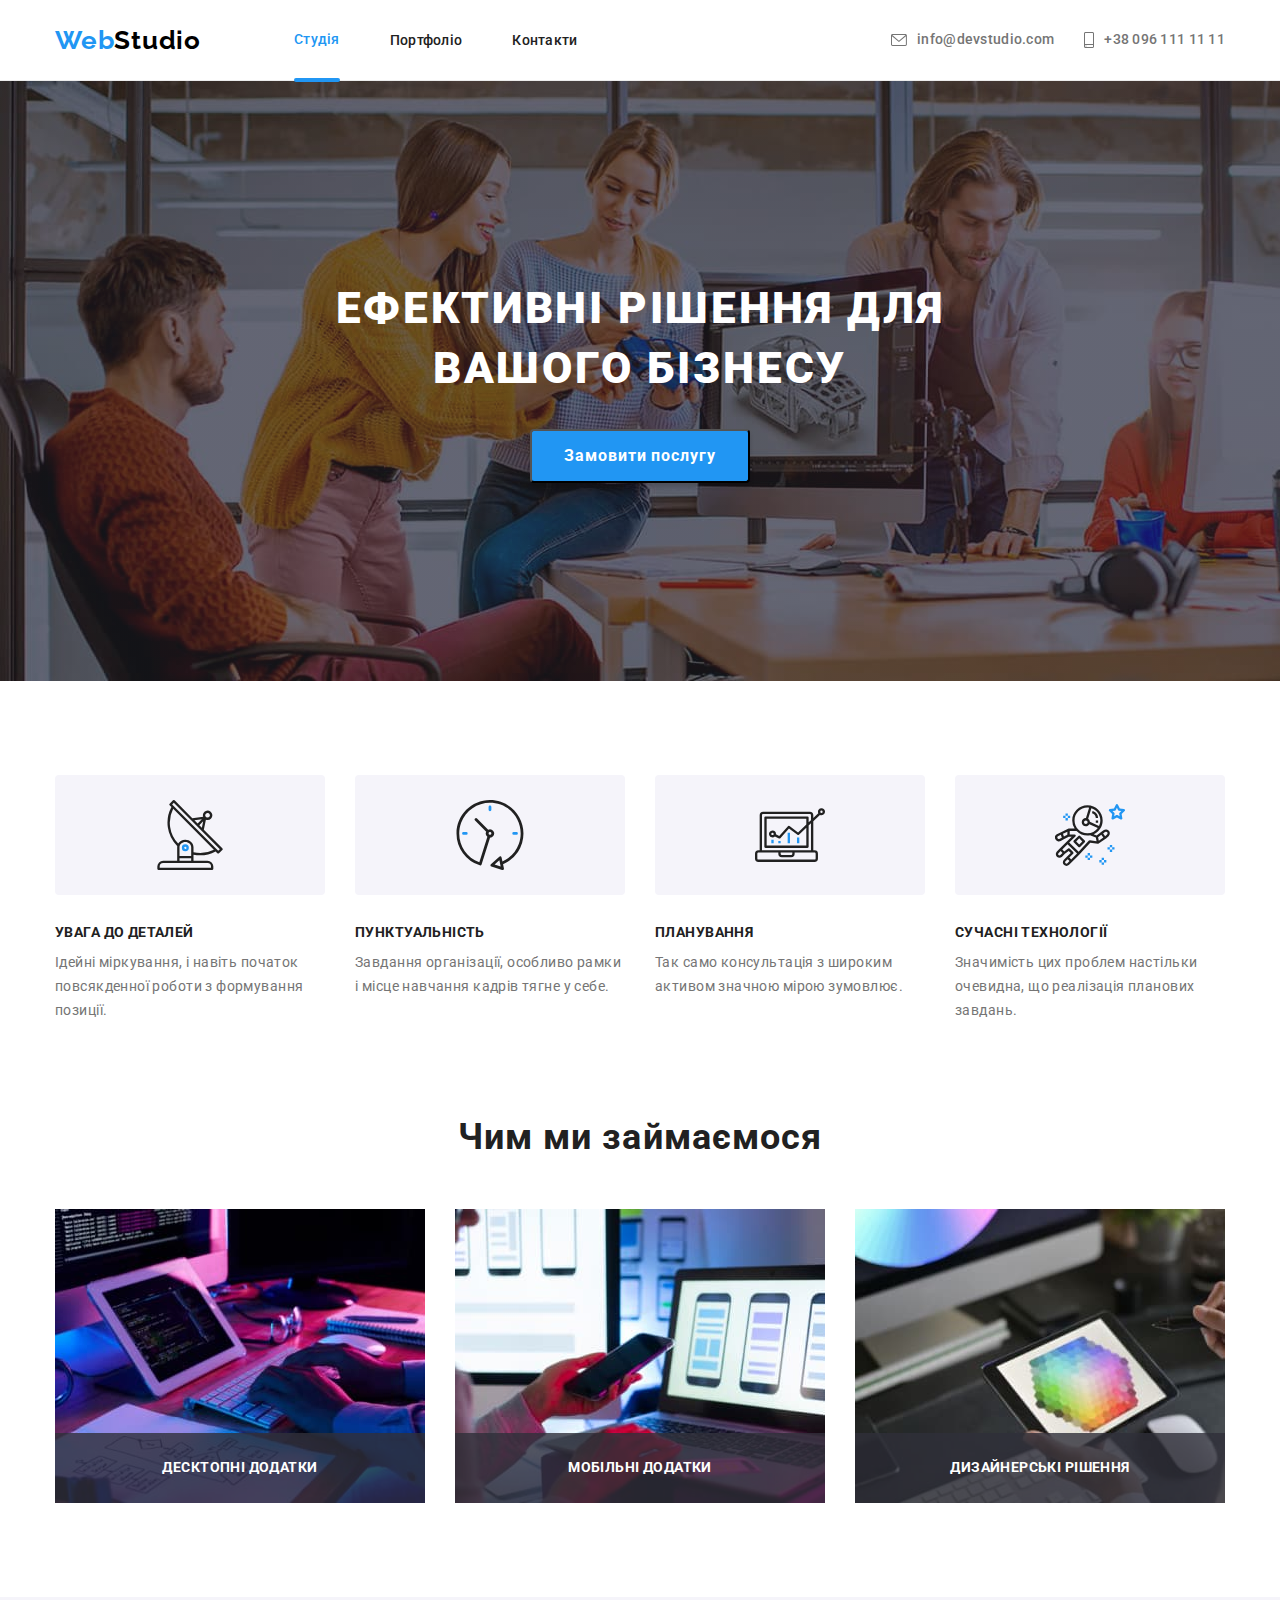
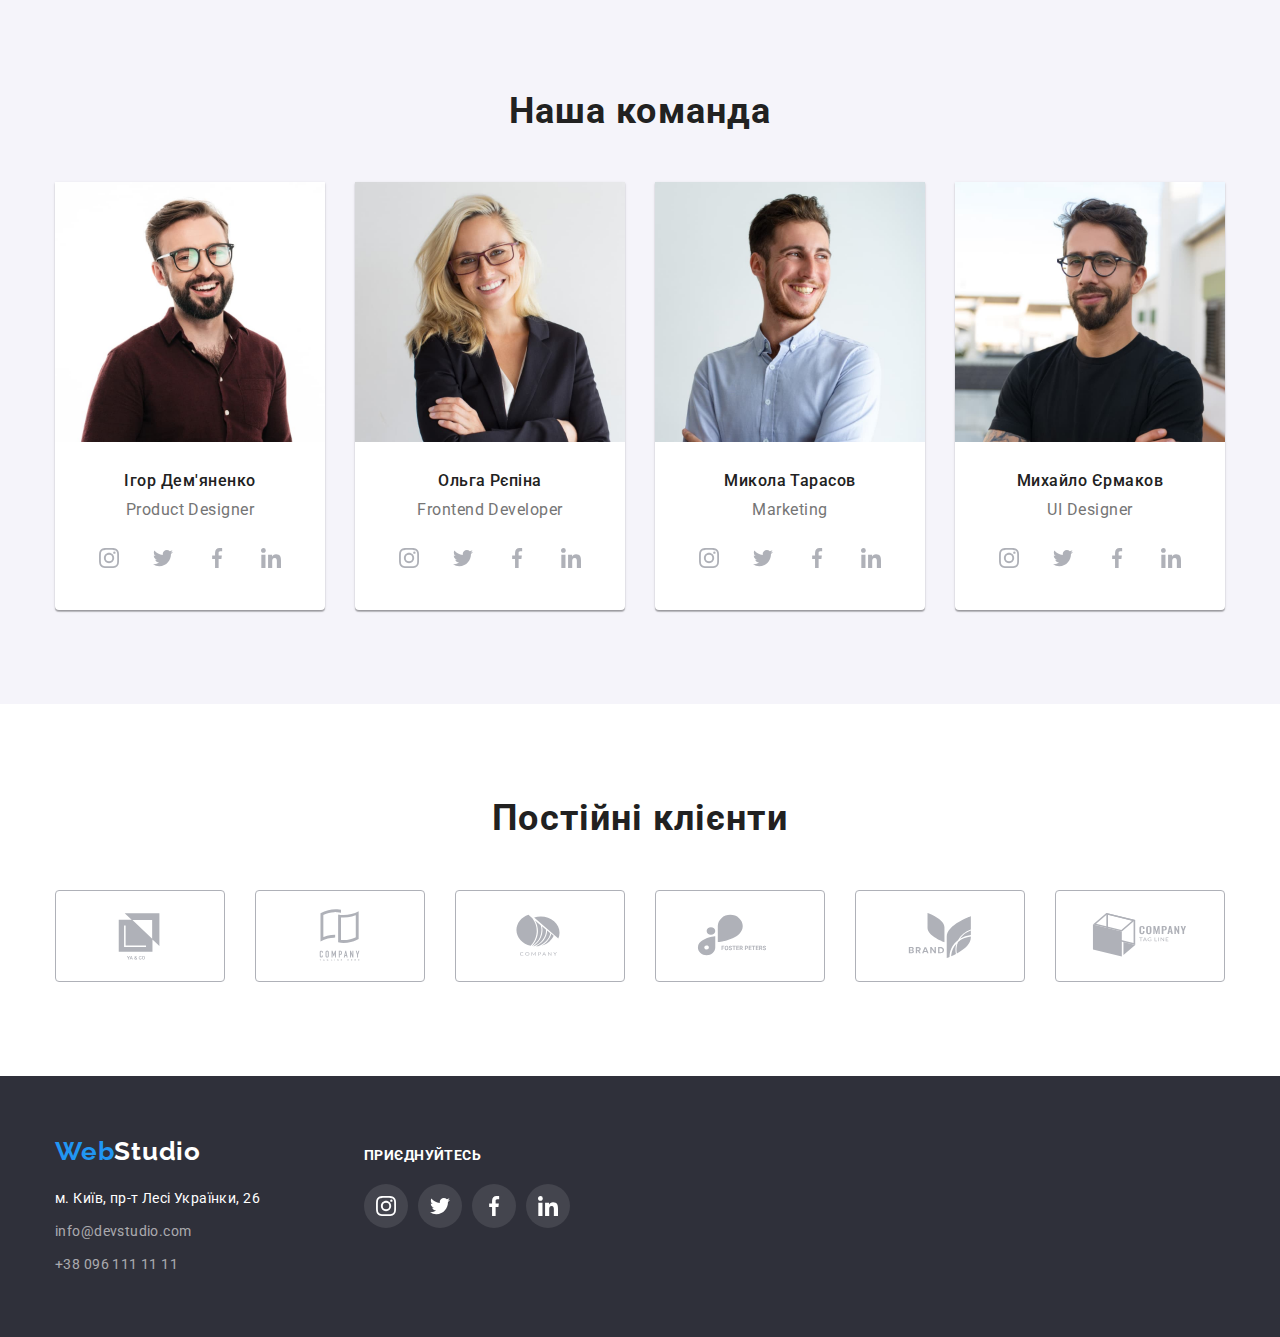
<file: index.html>
<!DOCTYPE html>
<html lang="uk">
  <head>
    <meta charset="UTF-8" />
    <meta http-equiv="X-UA-Compatible" content="IE=edge" />
    <meta name="viewport" content="width=device-width, initial-scale=1.0" />
    <link
      rel="stylesheet"
      href="https://cdnjs.cloudflare.com/ajax/libs/modern-normalize/1.1.0/modern-normalize.min.css"
    />
    <link rel="stylesheet" href="./css/styles.css" />
    <link rel="preconnect" href="https://fonts.googleapis.com" />
    <link rel="preconnect" href="https://fonts.gstatic.com" crossorigin />
    <link
      href="https://fonts.googleapis.com/css2?family=Raleway:wght@700&family=Roboto:wght@400;500;700;900&display=swap"
      rel="stylesheet"
    />
    <title>WebStudio</title>
  </head>
  <body>
    <!-- Шапка сайту -->
    <header class="header">
      <div class="container header-container">
        <nav class="header-nav">
          <a class="logo" href="./index.html" lang="en"><span class="word">Web</span>Studio</a>
          <ul class="site-nav list">
            <li class="site-nav-item"><a href="./index.html" class="link current">Студія</a></li>
            <li class="site-nav-item"><a href="./portfolio.html" class="link">Портфоліо</a></li>
            <li class="site-nav-item"><a href="#" class="link">Контакти</a></li>
          </ul>
        </nav>
        <ul class="contacts list">
          <li class="contacts-item">
            <a href="mailto:info@devstudio.com" class="link">
              <svg class="contacts-icon" width="16" height="12">
                <use href="./images/icons.svg/symbol-defs.svg#icon-envelope"></use>
              </svg>
              info@devstudio.com</a
            >
          </li>
          <li class="contacts-item">
            <a href="tel:+380961111111" class="link">
              <svg class="contacts-icon" width="10" height="16">
                <use href="./images/icons.svg/symbol-defs.svg#icon-smartphone"></use>
              </svg>
              +38 096 111 11 11</a
            >
          </li>
        </ul>
      </div>
    </header>
    <main>
      <!-- Секція герой -->
      <section class="section hero-section">
        <div class="container">
          <h1 class="hero-title">Ефективні рішення для вашого бізнесу</h1>
          <button type="button" class="primary-button" data-modal-open>Замовити послугу</button>
        </div>
      </section>
      <!-- Переваги  -->
      <section class="section">
        <div class="container">
          <div class="benefits-container">
            <h2 class="visually-hidden">Переваги</h2>
            <ul class="benefits list">
              <li class="benefit">
                <div class="benefit-border">
                  <svg class="benefit-item" width="70" height="70">
                    <use href="./images/icons.svg/symbol-defs.svg#icon-antenna"></use>
                  </svg>
                </div>
                <h3 class="benefit-title">Увага до деталей</h3>
                <p class="excerpt">
                  Ідейні міркування, і навіть початок повсякденної роботи з формування позиції.
                </p>
              </li>
              <li class="benefit">
                <div class="benefit-border">
                  <svg class="benefit-item" width="70" height="70">
                    <use href="./images/icons.svg/symbol-defs.svg#icon-clock"></use>
                  </svg>
                </div>
                <h3 class="benefit-title">Пунктуальність</h3>
                <p class="excerpt">
                  Завдання організації, особливо рамки і місце навчання кадрів тягне у себе.
                </p>
              </li>
              <li class="benefit">
                <div class="benefit-border">
                  <svg class="benefit-item" width="70" height="70">
                    <use href="./images/icons.svg/symbol-defs.svg#icon-diagram"></use>
                  </svg>
                </div>
                <h3 class="benefit-title">Планування</h3>
                <p class="excerpt">
                  Так само консультація з широким активом значною мірою зумовлює.
                </p>
              </li>
              <li class="benefit">
                <div class="benefit-border">
                  <svg class="benefit-item" width="70" height="70">
                    <use href="./images/icons.svg/symbol-defs.svg#icon-astronaut"></use>
                  </svg>
                </div>
                <h3 class="benefit-title">Сучасні технології</h3>
                <p class="excerpt">
                  Значимість цих проблем настільки очевидна, що реалізація планових завдань.
                </p>
              </li>
            </ul>
          </div>
        </div>
      </section>
      <!-- Послуги -->
      <section class="section service-section">
        <div class="container">
          <h2 class="service-title">Чим ми займаємося</h2>
          <ul class="service list">
            <li class="service-box">
              <p class="service-label">Десктопні додатки</p>
              <img src="./images/box1.jpg" alt="Набирання коду на комп'ютері" width="370" />
            </li>
            <li class="service-box">
              <p class="service-label">Мобільні додатки</p>
              <img src="./images/box2.jpg" alt="Телефон у руці" width="370" />
            </li>
            <li class="service-box">
              <p class="service-label">Дизайнерські рішення</p>
              <img src="./images/box3.jpg" alt="Палітра кольорів на планшеті" width="370" />
            </li>
          </ul>
        </div>
      </section>
      <!-- Команда -->
      <section class="section team-section">
        <div class="container">
          <h2 class="team-title">Наша команда</h2>
          <ul class="cards list">
            <li class="card">
              <img src="./images/img1.jpg" alt="Ігор Дем'яненко" width="270" />
              <div class="member-team">
                <h3 class="name">Ігор Дем'яненко</h3>
                <p class="position" lang="en">Product Designer</p>
                <ul class="soc-list list">
                  <li class="soc-item">
                    <a href="" class="soc-link">
                      <svg class="soc-icon" width="20" height="20">
                        <use href="./images/icons.svg/symbol-defs.svg#icon-instagram"></use>
                      </svg>
                    </a>
                  </li>
                  <li class="soc-item">
                    <a href="" class="soc-link">
                      <svg class="soc-icon" width="20" height="20">
                        <use href="./images/icons.svg/symbol-defs.svg#icon-twitter"></use>
                      </svg>
                    </a>
                  </li>
                  <li class="soc-item">
                    <a href="" class="soc-link">
                      <svg class="soc-icon" width="20" height="20">
                        <use href="./images/icons.svg/symbol-defs.svg#icon-facebook"></use>
                      </svg>
                    </a>
                  </li>
                  <li class="soc-item">
                    <a href="" class="soc-link">
                      <svg class="soc-icon" width="20" height="20">
                        <use href="./images/icons.svg/symbol-defs.svg#icon-linkedin"></use>
                      </svg>
                    </a>
                  </li>
                </ul>
              </div>
            </li>
            <li class="card">
              <img src="./images/img2.jpg" alt="Ольга Рєпіна" width="270" />
              <div class="member-team">
                <h3 class="name">Ольга Рєпіна</h3>
                <p class="position" lang="en">Frontend Developer</p>
                <ul class="soc-list list">
                  <li class="soc-item">
                    <a href="" class="soc-link">
                      <svg class="soc-icon" width="20" height="20">
                        <use href="./images/icons.svg/symbol-defs.svg#icon-instagram"></use>
                      </svg>
                    </a>
                  </li>
                  <li class="soc-item">
                    <a href="" class="soc-link">
                      <svg class="soc-icon" width="20" height="20">
                        <use href="./images/icons.svg/symbol-defs.svg#icon-twitter"></use>
                      </svg>
                    </a>
                  </li>
                  <li class="soc-item">
                    <a href="" class="soc-link">
                      <svg class="soc-icon" width="20" height="20">
                        <use href="./images/icons.svg/symbol-defs.svg#icon-facebook"></use>
                      </svg>
                    </a>
                  </li>
                  <li class="soc-item">
                    <a href="" class="soc-link">
                      <svg class="soc-icon" width="20" height="20">
                        <use href="./images/icons.svg/symbol-defs.svg#icon-linkedin"></use>
                      </svg>
                    </a>
                  </li>
                </ul>
              </div>
            </li>
            <li class="card">
              <img src="./images/img3.jpg" alt="Микола Тарасов" width="270" />
              <div class="member-team">
                <h3 class="name">Микола Тарасов</h3>
                <p class="position" lang="en">Marketing</p>
                <ul class="soc-list list">
                  <li class="soc-item">
                    <a href="" class="soc-link">
                      <svg class="soc-icon" width="20" height="20">
                        <use href="./images/icons.svg/symbol-defs.svg#icon-instagram"></use>
                      </svg>
                    </a>
                  </li>
                  <li class="soc-item">
                    <a href="" class="soc-link">
                      <svg class="soc-icon" width="20" height="20">
                        <use href="./images/icons.svg/symbol-defs.svg#icon-twitter"></use>
                      </svg>
                    </a>
                  </li>
                  <li class="soc-item">
                    <a href="" class="soc-link">
                      <svg class="soc-icon" width="20" height="20">
                        <use href="./images/icons.svg/symbol-defs.svg#icon-facebook"></use>
                      </svg>
                    </a>
                  </li>
                  <li class="soc-item">
                    <a href="" class="soc-link">
                      <svg class="soc-icon" width="20" height="20">
                        <use href="./images/icons.svg/symbol-defs.svg#icon-linkedin"></use>
                      </svg>
                    </a>
                  </li>
                </ul>
              </div>
            </li>
            <li class="card">
              <img src="./images/img4.jpg" alt="Михайло Єрмаков" width="270" />
              <div class="member-team">
                <h3 class="name">Михайло Єрмаков</h3>
                <p class="position" lang="en">UI Designer</p>
                <ul class="soc-list list">
                  <li class="soc-item">
                    <a href="#" class="soc-link">
                      <svg class="soc-icon" width="20" height="20">
                        <use href="./images/icons.svg/symbol-defs.svg#icon-instagram"></use>
                      </svg>
                    </a>
                  </li>
                  <li class="soc-item">
                    <a href="#" class="soc-link">
                      <svg class="soc-icon" width="20" height="20">
                        <use href="./images/icons.svg/symbol-defs.svg#icon-twitter"></use>
                      </svg>
                    </a>
                  </li>
                  <li class="soc-item">
                    <a href="#" class="soc-link">
                      <svg class="soc-icon" width="20" height="20">
                        <use href="./images/icons.svg/symbol-defs.svg#icon-facebook"></use>
                      </svg>
                    </a>
                  </li>
                  <li class="soc-item">
                    <a href="#" class="soc-link">
                      <svg class="soc-icon" width="20" height="20">
                        <use href="./images/icons.svg/symbol-defs.svg#icon-linkedin"></use>
                      </svg>
                    </a>
                  </li>
                </ul>
              </div>
            </li>
          </ul>
        </div>
      </section>
      <!-- Постійні клієнти -->
      <section class="section clients-section">
        <div class="container">
          <h2 class="clients-title">Постійні клієнти</h2>
          <ul class="clients-list list">
            <li class="clients-item">
              <a href="" class="clients-link">
                <svg class="clients-icon" width="106" height="60">
                  <use href="./images/icons.svg/symbol-defs.svg#icon-Logo1"></use>
                </svg>
              </a>
            </li>
            <li class="clients-item">
              <a href="" class="clients-link">
                <svg class="clients-icon" width="106" height="60">
                  <use href="./images/icons.svg/symbol-defs.svg#icon-Logo2"></use>
                </svg>
              </a>
            </li>
            <li class="clients-item">
              <a href="" class="clients-link">
                <svg class="clients-icon" width="106" height="60">
                  <use href="./images/icons.svg/symbol-defs.svg#icon-Logo3"></use>
                </svg>
              </a>
            </li>
            <li class="clients-item">
              <a href="" class="clients-link">
                <svg class="clients-icon" width="106" height="60">
                  <use href="./images/icons.svg/symbol-defs.svg#icon-Logo4"></use>
                </svg>
              </a>
            </li>
            <li class="clients-item">
              <a href="" class="clients-link">
                <svg class="clients-icon" width="106" height="60">
                  <use href="./images/icons.svg/symbol-defs.svg#icon-Logo5"></use>
                </svg>
              </a>
            </li>
            <li class="clients-item">
              <a href="" class="clients-link">
                <svg class="clients-icon" width="106" height="60">
                  <use href="./images/icons.svg/symbol-defs.svg#icon-Logo6"></use>
                </svg>
              </a>
            </li>
          </ul>
        </div>
      </section>
    </main>
    <footer class="page-footer">
      <div class="container footer-container">
        <div class="footer-box-first">
          <a class="logo footer" href="./index.html"
            ><span class="word">Web</span><span class="logo-footer">Studio</span></a
          >
          <address>
            <ul class="footer-nav list">
              <li class="footer-nav-item">
                <a
                  href="https://goo.gl/maps/CPtrU1FHBa2aNyZL9"
                  target="_blank"
                  rel="noopener noreferrer nofollow"
                  class="location-link"
                  >м. Київ, пр-т Лесі Українки, 26</a
                >
              </li>
              <li class="footer-nav-item">
                <a href="mailto:info@devstudio.com" class="footer-link">info@devstudio.com</a>
              </li>
              <li class="footer-nav-item">
                <a href="tel:+380961111111" class="footer-link">+38 096 111 11 11</a>
              </li>
            </ul>
          </address>
        </div>
        <div class="footer-box-second">
          <p class="join-text">Приєднуйтесь</p>
          <ul class="soc-list list">
            <li class="soc-item">
              <a href="#" class="soc-link join">
                <svg class="soc-icon" width="20" height="20">
                  <use href="./images/icons.svg/symbol-defs.svg#icon-instagram"></use>
                </svg>
              </a>
            </li>
            <li class="soc-item">
              <a href="#" class="soc-link join">
                <svg class="soc-icon" width="20" height="20">
                  <use href="./images/icons.svg/symbol-defs.svg#icon-twitter"></use>
                </svg>
              </a>
            </li>
            <li class="soc-item">
              <a href="#" class="soc-link join">
                <svg class="soc-icon" width="20" height="20">
                  <use href="./images/icons.svg/symbol-defs.svg#icon-facebook"></use>
                </svg>
              </a>
            </li>
            <li class="soc-item">
              <a href="#" class="soc-link join">
                <svg class="soc-icon" width="20" height="20">
                  <use href="./images/icons.svg/symbol-defs.svg#icon-linkedin"></use>
                </svg>
              </a>
            </li>
          </ul>
        </div>
      </div>
    </footer>
    <div class="backdrop is-hidden" data-modal>
      <div class="modal">
        <button type="button" class="button-modal-close" data-modal-close>
          <svg class="icon-close" width="18" height="18">
            <use href="./images/icons.svg/symbol-defs.svg#icon-close-black"></use>
          </svg>
        </button>
      </div>
    </div>

    <script src="./js/modal.js"></script>
  </body>
</html>
</file>
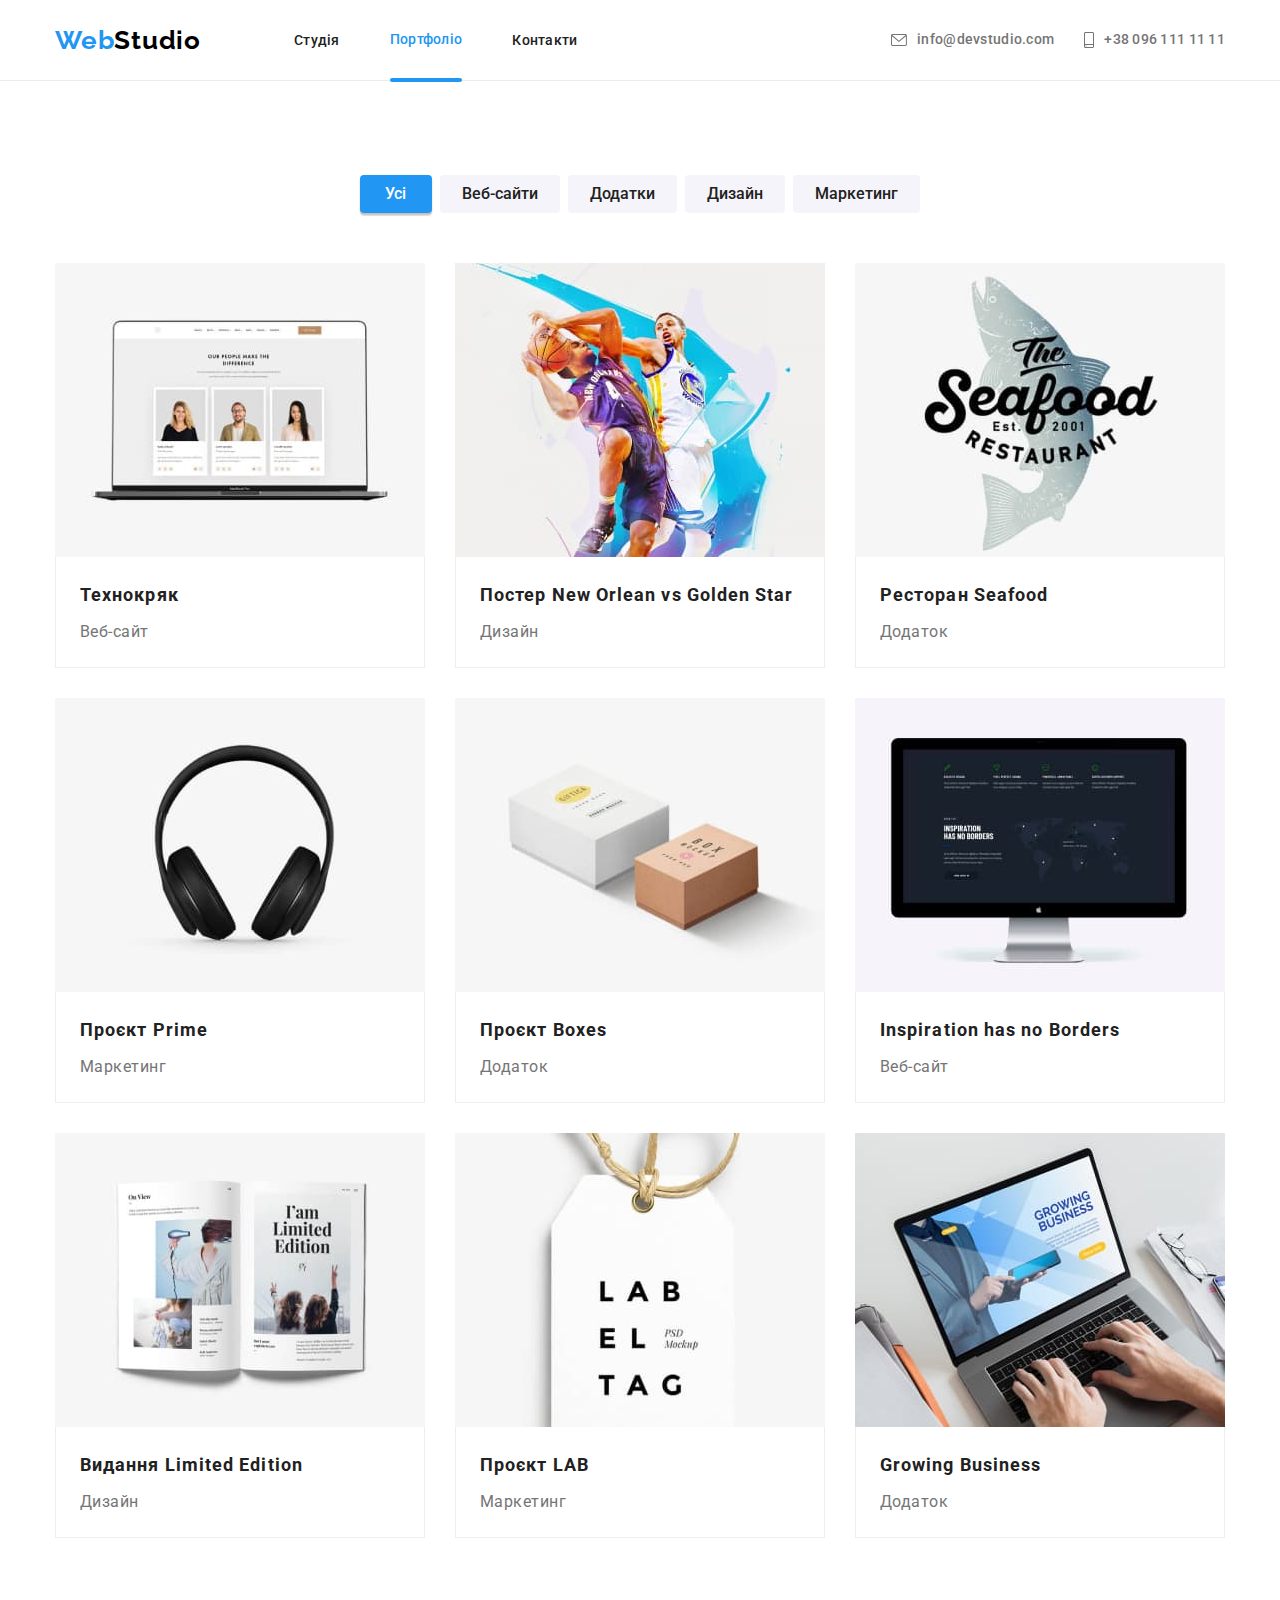
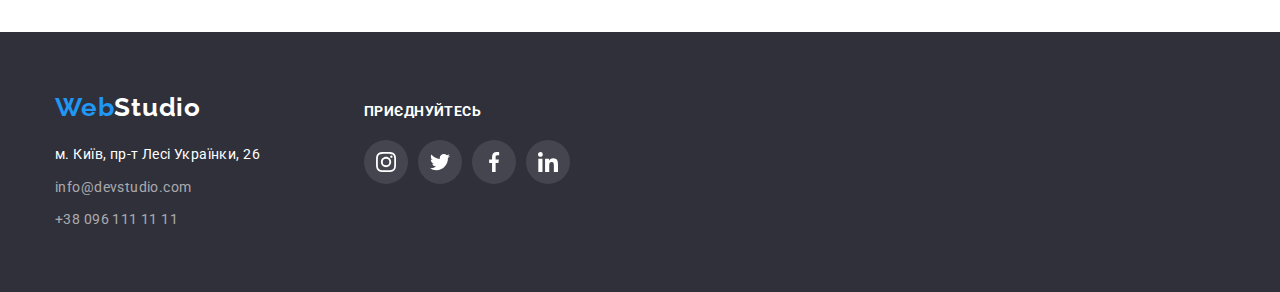
<file: portfolio.html>
<!DOCTYPE html>
<html lang="uk">
  <head>
    <meta charset="UTF-8" />
    <meta http-equiv="X-UA-Compatible" content="IE=edge" />
    <meta name="viewport" content="width=device-width, initial-scale=1.0" />
    <link
      rel="stylesheet"
      href="https://cdnjs.cloudflare.com/ajax/libs/modern-normalize/1.1.0/modern-normalize.min.css"
    />
    <link rel="stylesheet" href="./css/styles.css" />
    <link rel="preconnect" href="https://fonts.googleapis.com" />
    <link rel="preconnect" href="https://fonts.gstatic.com" crossorigin />
    <link
      href="https://fonts.googleapis.com/css2?family=Raleway:wght@700&family=Roboto:wght@400;500;700;900&display=swap"
      rel="stylesheet"
    />
    <title>WebStudio</title>
  </head>
  <body>
    <!-- Шапка сайту -->
    <header class="header">
      <div class="container header-container">
        <nav class="header-nav">
          <a class="logo" href="./index.html"><span class="word">Web</span>Studio</a>
          <ul class="site-nav list">
            <li class="site-nav-item"><a href="./index.html" class="link">Студія</a></li>
            <li class="site-nav-item">
              <a href="./portfolio.html" class="link current">Портфоліо</a>
            </li>
            <li class="site-nav-item"><a href="#" class="link">Контакти</a></li>
          </ul>
        </nav>
        <ul class="contacts list">
          <li class="contacts-item">
            <a href="mailto:info@devstudio.com" class="link">
              <svg class="contacts-icon" width="16" height="12">
                <use href="./images/icons.svg/symbol-defs.svg#icon-envelope"></use>
              </svg>
              info@devstudio.com</a
            >
          </li>
          <li class="contacts-item">
            <a href="tel:+380961111111" class="link">
              <svg class="contacts-icon" width="10" height="16">
                <use href="./images/icons.svg/symbol-defs.svg#icon-smartphone"></use>
              </svg>
              +38 096 111 11 11</a
            >
          </li>
        </ul>
      </div>
    </header>
    <!-- Основна частина -->
    <main>
      <section class="section portfolio-section">
        <div class="container">
          <h1 class="visually-hidden">Пopтфоліо</h1>
          <h2 class="visually-hidden">Фільтри</h2>
          <ul class="buttons list">
            <li class="btn-item"><button type="button" class="btn current">Усі</button></li>
            <li class="btn-item"><button type="button" class="btn">Веб-сайти</button></li>
            <li class="btn-item"><button type="button" class="btn">Додатки</button></li>
            <li class="btn-item"><button type="button" class="btn">Дизайн</button></li>
            <li class="btn-item"><button type="button" class="btn">Маркетинг</button></li>
          </ul>
          <h2 class="visually-hidden">Види проєктів</h2>
          <ul class="projects list">
            <li class="project-card">
              <a class="project-link link" href="">
                <div class="about-project">
                  <img src="./images/img5.jpg" alt="Ноутбук з відкритим сайтом" width="370" />
                  <div class="overlay">
                    <p class="project-description">
                      Ресурс пропонує комплексні пропозиції з різним рівнем функціоналу та сервісів.
                      Все це дозволить відвідувачу отримати вичерпні відомості про компанію чи
                      приватну особу.
                    </p>
                  </div>
                </div>
                <div class="project-text">
                  <h3 class="project">Технокряк</h3>
                  <p class="type-project">Веб-сайт</p>
                </div>
              </a>
            </li>
            <li class="project-card">
              <a class="project-link link" href="">
                <div class="about-project">
                  <img src="./images/img6.jpg" alt="Два баскетболісти на постері" width="370" />
                  <div class="overlay">
                    <p class="project-description">
                      Ресурс пропонує комплексні пропозиції з різним рівнем функціоналу та сервісів.
                      Все це дозволить відвідувачу отримати вичерпні відомості про компанію чи
                      приватну особу.
                    </p>
                  </div>
                </div>
                <div class="project-text">
                  <h3 class="project">Постер <span lang="en">New Orlean vs Golden Star</span></h3>
                  <p class="type-project">Дизайн</p>
                </div>
              </a>
            </li>
            <li class="project-card">
              <a class="project-link link" href="">
                <div class="about-project">
                  <img src="./images/img7.jpg" alt="Логотип ресторану Seafood" width="370" />
                  <div class="overlay">
                    <p class="project-description">
                      Ресурс пропонує комплексні пропозиції з різним рівнем функціоналу та сервісів.
                      Все це дозволить відвідувачу отримати вичерпні відомості про компанію чи
                      приватну особу.
                    </p>
                  </div>
                </div>
                <div class="project-text">
                  <h3 class="project">Ресторан <span lang="en">Seafood</span></h3>
                  <p class="type-project">Додаток</p>
                </div>
              </a>
            </li>
            <li class="project-card">
              <a class="project-link link" href="">
                <div class="about-project">
                  <img src="./images/img8.jpg" alt="Навушники" width="370" />
                  <div class="overlay">
                    <p class="project-description">
                      Ресурс пропонує комплексні пропозиції з різним рівнем функціоналу та сервісів.
                      Все це дозволить відвідувачу отримати вичерпні відомості про компанію чи
                      приватну особу.
                    </p>
                  </div>
                </div>
                <div class="project-text">
                  <h3 class="project">Проєкт <span lang="en">Prime</span></h3>
                  <p class="type-project">Маркетинг</p>
                </div>
              </a>
            </li>
            <li class="project-card">
              <a class="project-link link" href="">
                <div class="about-project">
                  <img src="./images/img9.jpg" alt="Дві коробки" width="370" />
                  <div class="overlay">
                    <p class="project-description">
                      Ресурс пропонує комплексні пропозиції з різним рівнем функціоналу та сервісів.
                      Все це дозволить відвідувачу отримати вичерпні відомості про компанію чи
                      приватну особу.
                    </p>
                  </div>
                </div>
                <div class="project-text">
                  <h3 class="project">Проєкт <span lang="en">Boxes</span></h3>
                  <p class="type-project">Додаток</p>
                </div>
              </a>
            </li>
            <li class="project-card">
              <a class="project-link link" href="">
                <div class="about-project">
                  <img src="./images/img10.jpg" alt="Монітор комп'ютера" width="370" />
                  <div class="overlay">
                    <p class="project-description">
                      Ресурс пропонує комплексні пропозиції з різним рівнем функціоналу та сервісів.
                      Все це дозволить відвідувачу отримати вичерпні відомості про компанію чи
                      приватну особу.
                    </p>
                  </div>
                </div>
                <div class="project-text">
                  <h3 class="project"><span lang="en">Inspiration has no Borders</span></h3>
                  <p class="type-project">Веб-сайт</p>
                </div>
              </a>
            </li>
            <li class="project-card">
              <a class="project-link link" href="">
                <div class="about-project">
                  <img src="./images/img11.jpg" alt="Відкрита книга" width="370" />
                  <div class="overlay">
                    <p class="project-description">
                      Ресурс пропонує комплексні пропозиції з різним рівнем функціоналу та сервісів.
                      Все це дозволить відвідувачу отримати вичерпні відомості про компанію чи
                      приватну особу.
                    </p>
                  </div>
                </div>
                <div class="project-text">
                  <h3 class="project">Видання <span lang="en">Limited Edition</span></h3>
                  <p class="type-project">Дизайн</p>
                </div>
              </a>
            </li>
            <li class="project-card">
              <a class="project-link link" href="">
                <div class="about-project">
                  <img src="./images/img12.jpg" alt="Етикетка з написом" width="370" />
                  <div class="overlay">
                    <p class="project-description">
                      Ресурс пропонує комплексні пропозиції з різним рівнем функціоналу та сервісів.
                      Все це дозволить відвідувачу отримати вичерпні відомості про компанію чи
                      приватну особу.
                    </p>
                  </div>
                </div>
                <div class="project-text">
                  <h3 class="project">Проєкт <span lang="en">LAB</span></h3>
                  <p class="type-project">Маркетинг</p>
                </div>
              </a>
            </li>
            <li class="project-card">
              <a class="project-link link" href="">
                <div class="about-project">
                  <img
                    src="./images/img13.jpg"
                    alt="Людина набирає текст на ноутбуці"
                    width="370"
                  />
                  <div class="overlay">
                    <p class="project-description">
                      Ресурс пропонує комплексні пропозиції з різним рівнем функціоналу та сервісів.
                      Все це дозволить відвідувачу отримати вичерпні відомості про компанію чи
                      приватну особу.
                    </p>
                  </div>
                </div>
                <div class="project-text">
                  <h3 class="project"><span lang="en">Growing Business</span></h3>
                  <p class="type-project">Додаток</p>
                </div>
              </a>
            </li>
          </ul>
        </div>
      </section>
    </main>

    <footer class="page-footer">
      <div class="container footer-container">
        <div class="footer-box-first">
          <a class="logo footer" href="./index.html"
            ><span class="word">Web</span><span class="logo-footer">Studio</span></a
          >
          <address>
            <ul class="footer-nav list">
              <li class="footer-nav-item">
                <a
                  href="https://goo.gl/maps/CPtrU1FHBa2aNyZL9"
                  target="_blank"
                  rel="noopener noreferrer nofollow"
                  class="location-link"
                  >м. Київ, пр-т Лесі Українки, 26</a
                >
              </li>
              <li class="footer-nav-item">
                <a href="mailto:info@devstudio.com" class="footer-link">info@devstudio.com</a>
              </li>
              <li class="footer-nav-item">
                <a href="tel:+380961111111" class="footer-link">+38 096 111 11 11</a>
              </li>
            </ul>
          </address>
        </div>
        <div class="footer-box-second">
          <p class="join-text">Приєднуйтесь</p>
          <ul class="soc-list list">
            <li class="soc-item">
              <a href="#" class="soc-link join">
                <svg class="soc-icon" width="20" height="20">
                  <use href="./images/icons.svg/symbol-defs.svg#icon-instagram"></use>
                </svg>
              </a>
            </li>
            <li class="soc-item">
              <a href="#" class="soc-link join">
                <svg class="soc-icon" width="20" height="20">
                  <use href="./images/icons.svg/symbol-defs.svg#icon-twitter"></use>
                </svg>
              </a>
            </li>
            <li class="soc-item">
              <a href="#" class="soc-link join">
                <svg class="soc-icon" width="20" height="20">
                  <use href="./images/icons.svg/symbol-defs.svg#icon-facebook"></use>
                </svg>
              </a>
            </li>
            <li class="soc-item">
              <a href="#" class="soc-link join">
                <svg class="soc-icon" width="20" height="20">
                  <use href="./images/icons.svg/symbol-defs.svg#icon-linkedin"></use>
                </svg>
              </a>
            </li>
          </ul>
        </div>
      </div>
    </footer>
  </body>
</html>
</file>
<file: css/styles.css>
:root {
    --color-primary: #757575;
    --color-background: #ffffff;
    --color-background-alt: #2F303A;
    --color-background-second: #F5F4FA;
    --color-accent: #2196F3;
    --color-white: #ffffff;
    --color-title: #212121;
    --color-link: #AFB1B8
}

body {
    font-family: 'Roboto', 'Raleway', sans-serif;
    color: var(--color-primary);
    background-color: var(--color-background); 
    font-size: 14px;   
}

h1,
h2,
h3,
h4,
h5,
h6,
p,
ul {
    padding: 0;
    margin: 0;
}

.container {
    width: 100%;
    max-width: 1200px;
    margin: 0 auto;
    padding: 0 15px;
}

.list {
    list-style: none;
}

.link {
    text-decoration: none;
    color: inherit;
    padding-top: 32px;
    padding-bottom: 32px;
    transition: color 250ms cubic-bezier(0.4, 0, 0.2, 1);
}

img {
    display: block;
    max-width: 100%;
    height: auto;
}

.section {
    padding: 94px 0;
}

/* Стилізація хедеру */
.header {
    display: flex;
    align-items: center;
    border-bottom: 1px solid #ECECEC;
    
}

.header-container {
    display: flex;
    align-items: center;
}

/* Логотип */
.logo {
    display: flex;
    margin-right: 93px;
    font-family: 'Raleway', sans-serif;
    font-size: 26px;
    font-weight: 700;
    line-height: 1.19;
    letter-spacing: 0.03em;
    color: #000000;
    text-decoration: none;
}

.word {
    font-family: 'Raleway', sans-serif;
    color: var(--color-accent);
}

/* Навігація */

.header-nav {
    display: flex;
    align-items: center;
}

.link:hover,
.link:focus {
    color: var(--color-accent);   
}


.site-nav {
    display: flex;
    align-items: center;
}



.site-nav .link {
    color: var(--color-title);
    font-weight: 500;
    font-style: normal;
    font-size: 14px;
    line-height: 1.14;
    letter-spacing: 0.02em;
}

.site-nav-item:not(:last-child) {
    margin-right: 50px;
}

.site-nav .link:hover,
.site-nav .link:focus {
    color: var(--color-accent);
}
    
.link.current {
    display: block;
    color: var(--color-accent);
    position: relative;
}

.link.current::after {
    content: '';
    display: inline-block;
    position: absolute;
    width: 100%;
    height: 4px;
    background-color: var(--color-accent);
    left: 0;
    bottom: -2px;
    border-radius: 2px;
}

.contacts-item .link {
    display: flex;
    align-items: center;
}


.contacts {
    display: flex;
    justify-content: flex-end;
    align-items: center;
    margin-left: auto;
}

.contacts-item:not(:last-child) {
    margin-right: 30px;
}

.contacts.list a {
    font-weight: 500;
    font-size: 14px;
    line-height: 1.14;
    letter-spacing: 0.02em;
    text-decoration: none;
}

.contacts-icon {
    
    margin-right: 10px;
    fill: currentColor;
}



/* Стилізація Героя */
.section.hero-section {
    background-color: var(--color-background-alt);
    display: flex;
    flex-direction: column;
    justify-content: center;
    align-items: center;
    padding-top: 200px;
    padding-bottom: 200px;
}

.hero-section {
    max-width: 1600px;
    height: 600px;
    margin-left: auto;
    margin-right: auto;
    background-image: linear-gradient(to right, rgba(47, 48, 58, 0.4), rgba(47, 48, 58, 0.4)),
            url('../images/team-img.jpg');
}



.hero-title {

    max-width: 696px;
    margin: 0 auto 30px;
    color: var(--color-white);
    font-weight: 900;
    font-size: 44px;
    line-height: 1.36;
    letter-spacing: 0.06em;
    text-transform: uppercase;
    text-align: center;
}

.primary-button {
    display: flex;
    align-items: center;
    margin: 0 auto;
    color: var(--color-white);
    background-color: var(--color-accent);
    font-family: inherit;
    font-size: 16px;
    font-weight: 700;
    line-height: 1.87;
    letter-spacing: 0.06em;
    text-align: center;
    cursor: pointer;
    padding: 10px 32px;
    border-radius: 4px;
    box-shadow: 0px 4px 4px rgba(0, 0, 0, 0.15);
    transition: background-color 250ms cubic-bezier(0.4, 0, 0.2, 1), box-shadow 250ms cubic-bezier(0.4, 0, 0.2, 1);
}

.primary-button:hover,
.primary-button:focus {
    color: var(--color-white);
    background-color: #188ce8;   
}


.visually-hidden {
    position: absolute;
    white-space: nowrap;
    width: 1px;
    height: 1px;
    overflow: hidden;
    border: 0;
    padding: 0;
    clip: rect(0 0 0 0);
    clip-path: inset(50%);
    margin: -1px;
}
/* Секція Переваги */

.benefits.list {
    display: flex;
}

.benefit-border {
    display: flex;
    width: 270px;
    height: 120px;
    justify-content: center;
    align-items: center;
    background-color: var(--color-background-second);
    margin-bottom: 30px;
    border-radius: 4px;
}



.benefit {
    width: 270px;
    
}

.benefit:not(:last-child) {
    margin-right: 30px;
}

.benefit-title {
    color: var(--color-title);
    font-weight: 700;
    font-size: 14px;
    line-height: 1.14;
    letter-spacing: 0.03em;
    text-transform: uppercase;
    margin-bottom: 10px;
}

.excerpt {
    color: var(--color-primary);
    font-weight: 400;
    font-size: 14px;
    line-height: 1.71;
    letter-spacing: 0.03em;
}

/* Секція послуги */

.service-section {
    padding-top: 0;
}



.service-title,
.team-title,
.clients-title {
    color: var(--color-title);
    font-weight: 700;
    font-size: 36px;
    line-height: 1.16;
    letter-spacing: 0.03em;
    text-align: center;
    margin-bottom: 50px;
}

.service.list {
    display: flex;
    justify-content: space-between;
}

.service-box {
    position: relative;
    display: flex;
}

.service-label {
    display: flex;
    justify-content: center;
    align-items: center;
    
    position: absolute;
    bottom: 0;
    color: var(--color-white);
    width: 100%;
    height: 70px;
    
    font-weight: 700;
    font-size: 14px;
    line-height: 1.14;
    letter-spacing: 0.03em;
    text-transform: uppercase;
    background-color: rgba(47, 48, 58, 0.8);
}



/* Наша команда */

.team-section {
    background-color: var(--color-background-second);
}




.cards.list {
    display: flex;
    justify-content: space-between;
}


.card {
    background-color: var(--color-white);
    width: 270px;
    box-shadow: 0px 1px 3px rgba(0, 0, 0, 0.12), 0px 1px 1px rgba(0, 0, 0, 0.14), 0px 2px 1px rgba(0, 0, 0, 0.2);
    border-radius: 0px 0px 4px 4px;
}

.member-team {
    padding-top: 30px;
    padding-bottom: 30px;
    padding-left: auto;
    padding-right: auto;
    
}

.name {

    color: var(--color-title);
    font-weight: 500;
    font-size: 16px;
    line-height: 1.18;
    letter-spacing: 0.03em;
    margin: 0 auto 10px;
    text-align: center;
}

.position {
    color: var(--color-primary);
    font-weight: 400;
    font-size: 16px;
    line-height: 1.18;
    letter-spacing: 0.03em;
    text-align: center;
    padding-bottom: 16px;
}
.soc-list {
    display: flex;
    justify-content: center;
    gap: 10px;
}    


.soc-link {
    width: 44px;
    height: 44px;
    display: flex;
    align-items: center;
    justify-content: center;
    border-radius: 50%;
    fill: var(--color-link);
    transition: fill 250ms cubic-bezier(0.4, 0, 0.2, 1), background-color 250ms cubic-bezier(0.4, 0, 0.2, 1);
}


.soc-link:hover,
.soc-link:focus {
    fill: var(--color-white);
    background-color: var(--color-accent);   
}

/* Стилізація секції Постійні клієнти */

.clients-list {
    display: flex;
    gap: 30px;
}



.clients-item {
    width: calc((100% - 60px)/6);
}

.clients-link {
    width: 100%;
    height: 92px;
    display: flex;
    border: 1px solid var(--color-link);
    border-radius: 4px;
    align-items: center;
    justify-content: center;
    fill: var(--color-link);
    transition: fill 250ms cubic-bezier(0.4, 0, 0.2, 1), border-color 250ms cubic-bezier(0.4, 0, 0.2, 1);
}

.clients-link:hover,
.clients-link:focus {
    fill: var(--color-accent);
    border-color: var(--color-accent);    
}



/* Стилізація основної частини Портфоліо */

/* Кнопки */

.buttons.list {
    display: flex;
    justify-content: center;
    margin-bottom: 50px;
}

.btn {
    color: var(--color-title);
    cursor: pointer;
    background-color: #F5F4FA;
    font-weight: 500;
    font-size: 16px;
    line-height: 1.62;
    border: none;
    border-radius: 4px;
    padding: 6px 22px;
    transition: color 250ms cubic-bezier(0.4, 0, 0.2, 1), background-color 250ms cubic-bezier(0.4, 0, 0.2, 1), box-shadow 250ms cubic-bezier(0.4, 0, 0.2, 1);
    
}

.btn.current {
    color: var(--color-white);
    background-color: var(--color-accent);
    padding: 6px 26px 6px 25px;
    box-shadow: 0px 3px 1px rgba(0, 0, 0, 0.1), 0px 1px 2px rgba(0, 0, 0, 0.08), 0px 2px 2px rgba(0, 0, 0, 0.12);
}

.btn:hover,
.btn:focus {
    color: var(--color-white);
    background-color: var(--color-accent);
    box-shadow: 0px 3px 1px rgba(0, 0, 0, 0.1), 0px 1px 2px rgba(0, 0, 0, 0.08), 0px 2px 2px rgba(0, 0, 0, 0.12);
}



.btn-item:not(:last-child) {
    margin-right: 8px;
}

/* Секція проєктів */

.projects.list {
    display: flex;
    flex-wrap: wrap;
    gap: 30px;
}

.project-link {
    
    display: block;
    padding: 0;
    transition: box-shadow 250ms cubic-bezier(0.4, 0, 0.2, 1);

}

.project-link.link:hover,
.project-link.link:focus {
    box-shadow: 0px 1px 1px rgba(0, 0, 0, 0.12), 0px 4px 4px rgba(0, 0, 0, 0.06), 1px 4px 6px rgba(0, 0, 0, 0.16);
}



.project-card:nth-child(3n) {
    margin-right: 0;
}

.project-text {
    padding: 20px 24px;
    border: 1px solid #EEEEEE;
    border-top: none;
    
}

.project {
    color: var(--color-title);
    font-style: normal;
    font-weight: 700;
    font-size: 18px;
    line-height: 2;
    letter-spacing: 0.06em;
    margin-bottom: 4px;
}

.type-project {
    color: var(--color-primary);
    font-style: normal;
    font-weight: 400;
    font-size: 16px;
    line-height: 1.87;
    letter-spacing: 0.03em;
}

.about-project {
    position: relative;
    overflow: hidden;
}

.project-description {
    margin: 0;
    padding: 63px 24px;
    font-weight: 400;
    font-size: 18px;
    line-height: 1.56;
    letter-spacing: inherit;
    color: var(--color-white);
}

.project-link:hover .overlay {
    transform: translateY(0);
    opacity: 1;
}

.overlay {
    position: absolute;
    top: 0;
    left: 0;
    width: 100%;
    height: 100%;
    background-color: rgba(33, 150, 243, 0.9);
    opacity: 0;
    pointer-events: none;
    transform: translateY(100%);
    transition: transform 250ms cubic-bezier(0.4, 0, 0.2, 1), opacity 250ms cubic-bezier(0.4, 0, 0.2, 1);
}


/* Стилізація футера */

.page-footer {
    background-color: var(--color-background-alt);
    padding-top: 60px;
    padding-bottom: 60px;   
}


.footer-container {
    display: flex;
    align-items: baseline;
}

.logo-footer {
    color: var(--color-white);
}

.logo.footer {
    margin-bottom: 20px;
}



.footer-nav-item:not(:last-child) {
    margin-bottom: 9px;
}

.location-link {
    color: var(--color-white);
    font-style: normal;
    font-weight: 400;
    font-size: 14px;
    line-height: 1.71;
    letter-spacing: 0.03em;
    text-decoration: none;
    transition: color 250ms cubic-bezier(0.4, 0, 0.2, 1);
}

.footer-link {
    text-decoration: none;
}

.footer-link {
    font-weight: 400;
    font-style: normal;
    font-size: 14px;
    line-height: 1.71;
    letter-spacing: 0.03em;
    color: rgba(255, 255, 255, 0.6);
    text-decoration: none;
    transition: color 250ms cubic-bezier(0.4, 0, 0.2, 1);
}

.footer-link:hover,
.footer-link:focus,
.location-link:hover,
.location-link:focus {
    color: var(--color-accent);   
}


.footer-nav .footer-link:hover,
.footer-nav .footer-link:focus {
    color: var(--color-accent);
}

.join-text {
    color: var(--color-white);
    font-weight: 700;
    font-size: 14px;
    line-height: 1.14;
    letter-spacing: 0.03em;
    text-transform: uppercase;
    margin-bottom: 20px;
}

.soc-link.join {
    fill: var(--color-white);
    background-color: rgba(255, 255, 255, 0.1);
    transition: background-color 250ms cubic-bezier(0.4, 0, 0.2, 1);
    
}

.soc-link.join:hover {
    background-color: var(--color-accent);
}

.footer-box-second {
    margin-left: 70px;
}
/* Modal */

.backdrop {
    position: fixed;
    top: 0;
    left: 0;
    width: 100%;
    height: 100%;
    background-color: rgba(0, 0, 0, 0.2);
    opacity: 1;
    transition: opacity 250ms cubic-bezier(0.4, 0, 0.2, 1), visibility 250ms cubic-bezier(0.4, 0, 0.2, 1);
    
}

.backdrop.is-hidden {
    opacity: 0;
    visibility: 1;
    pointer-events: none;
}

.backdrop.is-hidden .modal {
    transform: scale(0.7) translate(-50%, -50%);
}

.modal {
    position: absolute;
    display: flex;
    min-width: 528px;
    min-height: 581px;
    top: 50%;
    left: 50%;
    transform: translate(-50%, -50%) scale(1);
    border-radius: 4px;
    background-color: var(--color-white);
    transition: transform 250ms cubic-bezier(0.4, 0, 0.2, 1); 
}

.button-modal-close {
   position: absolute;
   display: flex;
   align-items: center;
   top: 8px;
   right: 8px;
   width: 30px;
   height: 30px;
   border-radius: 50%;
   cursor: pointer;
   background-color: var(--color-white);
   border: 1px solid rgba(0, 0, 0, 0.1);
}
</file>
